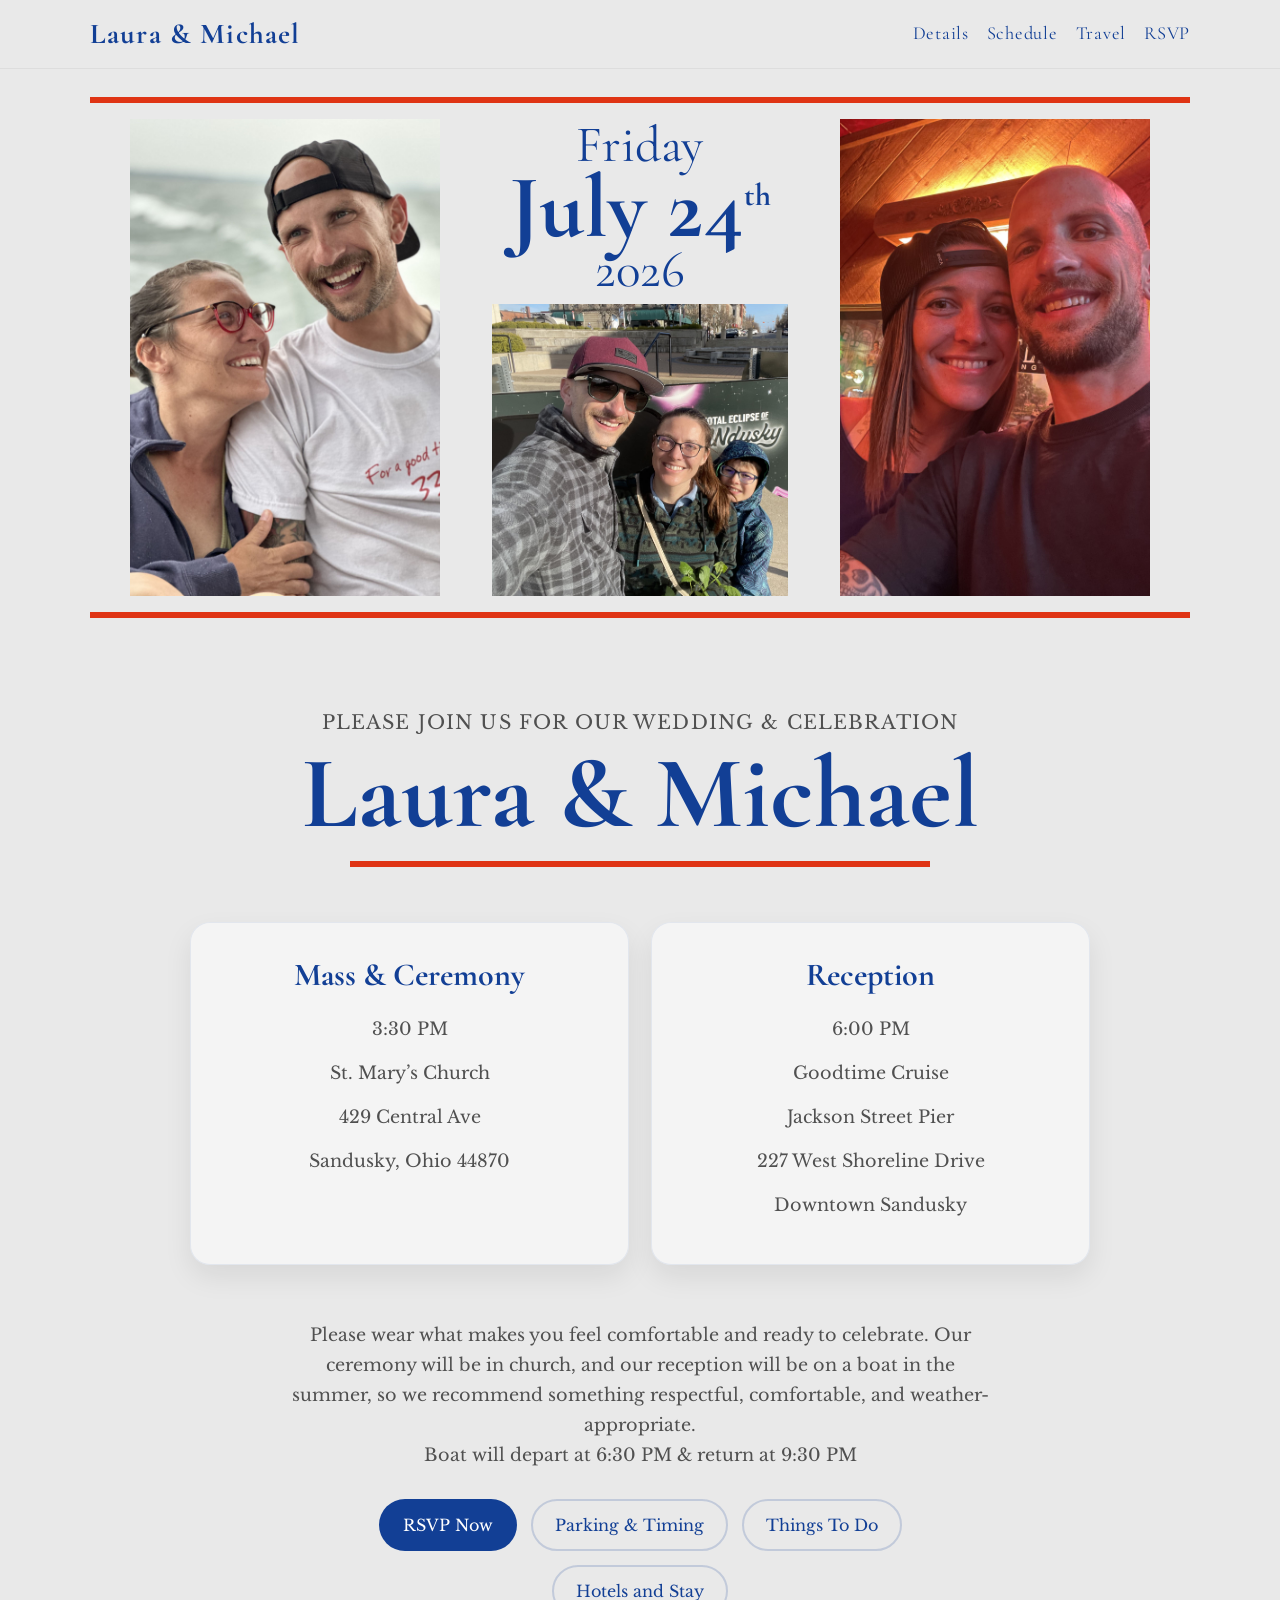
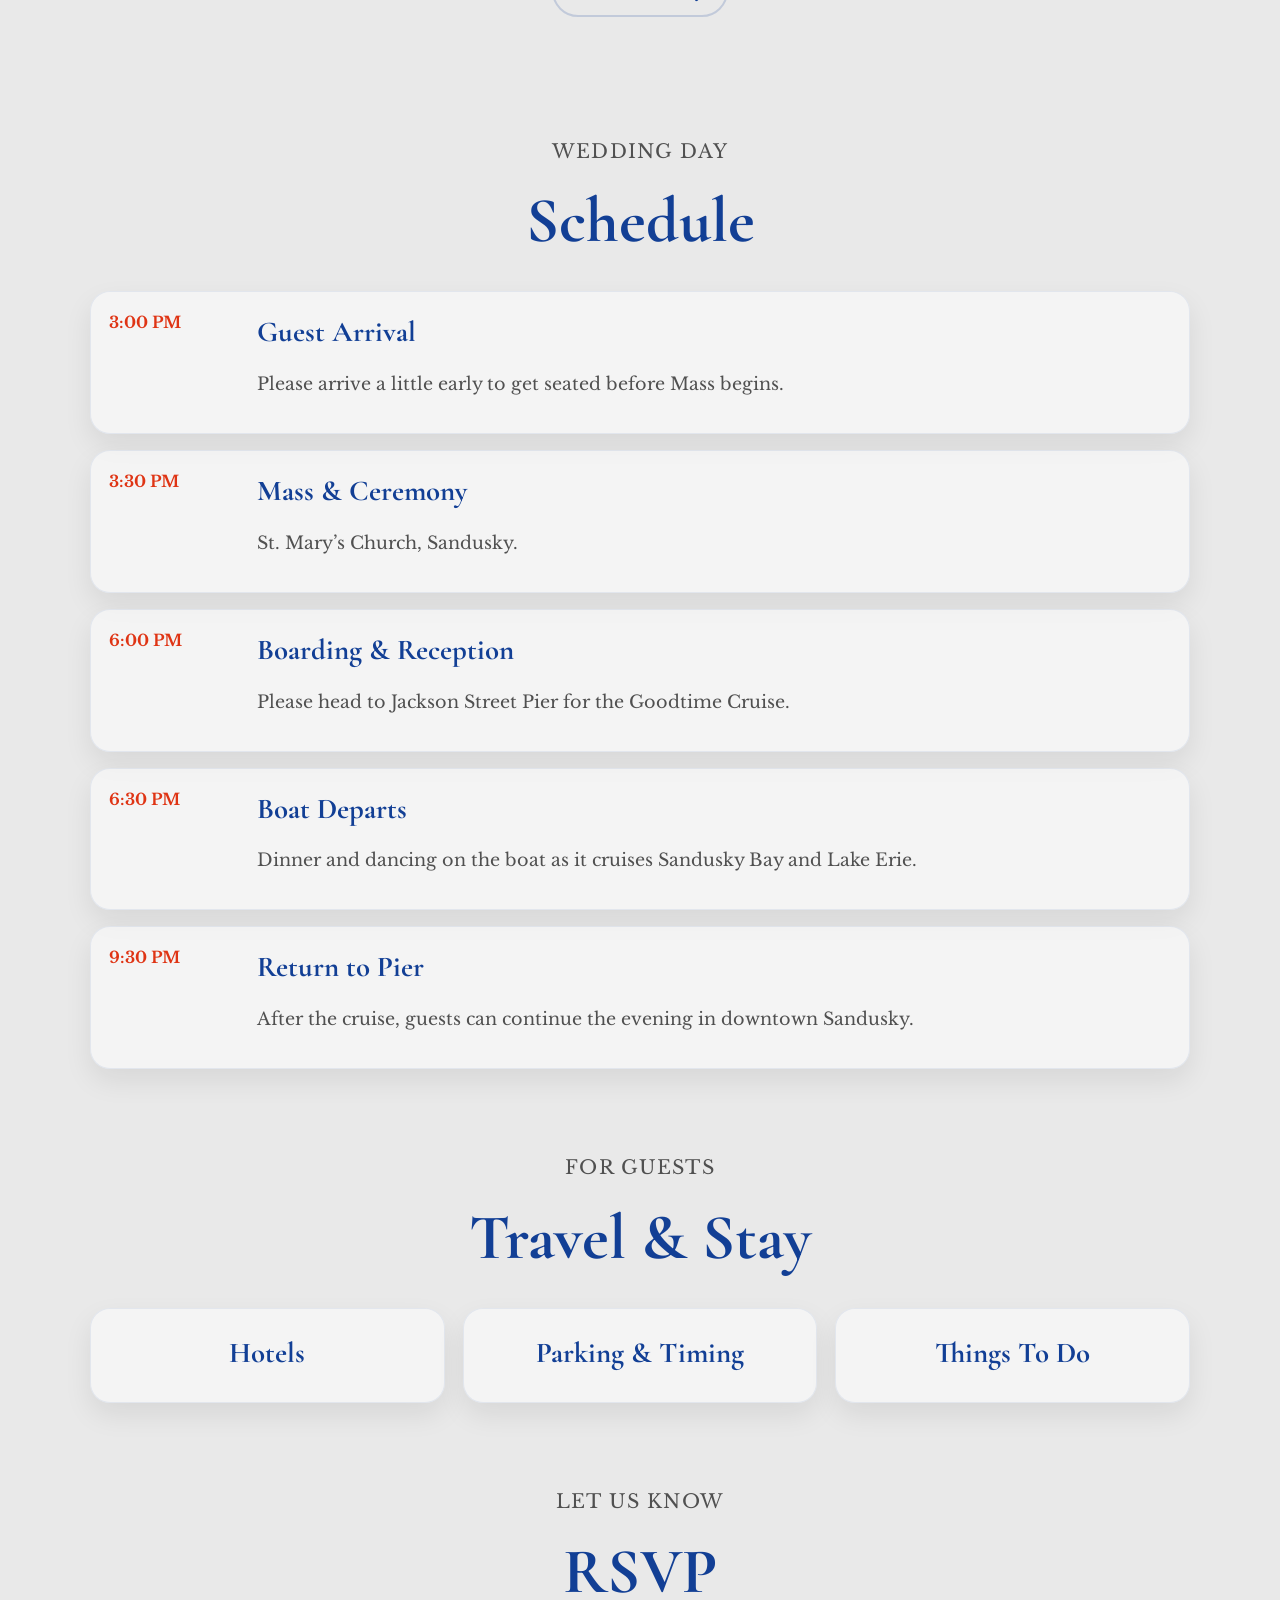
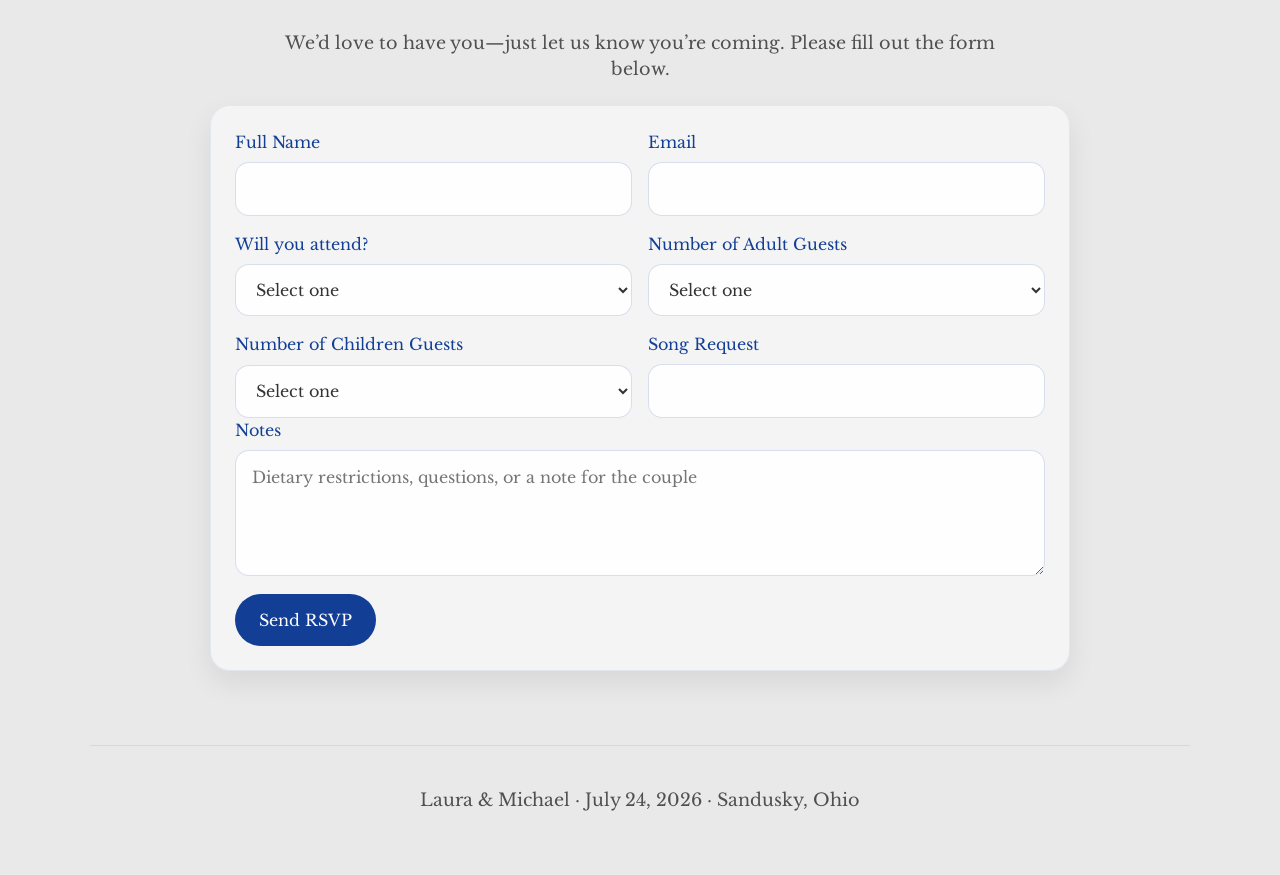
<file: index.html>
<!DOCTYPE html>
<html lang="en">
<head>
  <meta charset="UTF-8" />
  <meta name="viewport" content="width=device-width, initial-scale=1.0, viewport-fit=cover" />
  <title>Laura & Michael | Wedding Celebration</title>
  <meta name="description" content="Wedding details, travel info, and RSVP for Laura & Michael's wedding celebration." />
  <link rel="preconnect" href="https://fonts.googleapis.com">
  <link rel="preconnect" href="https://fonts.gstatic.com" crossorigin>
  <link href="https://fonts.googleapis.com/css2?family=Cormorant+Garamond:wght@400;500;600;700&family=Libre+Baskerville:wght@400;700&display=swap" rel="stylesheet">
  <link rel="stylesheet" href="style.css" />
</head>
<body>
  <header class="topbar">
    <div class="wrap topbar-inner">
      <a href="#home" class="brand">Laura &amp; Michael</a>
      <button class="menu-toggle" aria-expanded="false" aria-controls="mobileMenu">Menu</button>
      <nav class="nav desktop-nav" aria-label="Primary">
        <a href="#details">Details</a>
        <a href="#schedule">Schedule</a>
        <a href="#travel">Travel</a>
        <a href="#rsvp">RSVP</a>
      </nav>
    </div>
    <nav id="mobileMenu" class="nav mobile-nav" aria-label="Mobile">
      <a href="#details">Details</a>
      <a href="#schedule">Schedule</a>
      <a href="#travel">Travel</a>
      <a href="#rsvp">RSVP</a>
    </nav>
  </header>

  <main id="home">
    <section class="hero wrap">
      <div class="red-line"></div>
      <div class="hero-grid">
        <figure class="hero-photo tall">
          <img src="assets/smile.jpeg" alt="Couple portrait placeholder" />
        </figure>

        <div class="hero-center">
          <p class="hero-day">Friday</p>
          <h1 class="hero-date">July 24<span>th</span></h1>
          <p class="hero-year">2026</p>
          <figure class="hero-photo center-photo mobile-only-gap">
            <img src="assets/eclipse.jpeg" alt="Couple on a boat placeholder" />
          </figure>
        </div>

        <figure class="hero-photo tall">
          <img src="assets/first.jpeg" alt="Couple smiling placeholder" />
        </figure>
      </div>
      <div class="red-line"></div>
    </section>

    <section class="invite-block wrap">
      <p class="eyebrow">Please join us for our wedding &amp; celebration</p>
      <h2 class="couple-name">Laura &amp; Michael</h2>
      <div class="short-red-line"></div>

      <div class="details-columns" id="details">
        <article class="detail-card">
          <h3>Mass &amp; Ceremony</h3>
          <p>3:30 PM</p>
          <p>St. Mary’s Church</p>
          <p>429 Central Ave</p>
          <p>Sandusky, Ohio 44870</p>
        </article>

        <article class="detail-card">
          <h3>Reception</h3>
          <p>6:00 PM</p>
          <p>Goodtime Cruise</p>
          <p>Jackson Street Pier</p>
          <p>227 West Shoreline Drive</p>
          <p>Downtown Sandusky</p>
        </article>
      </div>

        <article class="dress-code-card">
       
        <p class="depart-note">
          Please wear what makes you feel comfortable and ready to celebrate.
          Our ceremony will be in church, and our reception will be on a boat in the summer,
          so we recommend something respectful, comfortable, and weather-appropriate.
        </p>
       

      <p class="depart-note">Boat will depart at 6:30 PM &amp; return at 9:30 PM</p>
      <div class="cta-row">
        <a class="btn primary" href="#rsvp">RSVP Now</a>
        <a class="btn secondary" href="parking-and-timing.html">Parking & Timing</a>
        <a class="btn secondary" href="things-to-do.html">Things To Do</a>
        <a class="btn secondary" href="hotels-accommodations.html">Hotels and Stay</a>
      </div>
    </section>

    <section class="section wrap" id="schedule">
      <div class="section-head">
        <p class="eyebrow">Wedding Day</p>
        <h2>Schedule</h2>
      </div>
      <div class="timeline">
        <div class="timeline-item">
          <div class="time">3:00 PM</div>
          <div class="content">
            <h3>Guest Arrival</h3>
            <p>Please arrive a little early to get seated before Mass begins.</p>
          </div>
        </div>
        <div class="timeline-item">
          <div class="time">3:30 PM</div>
          <div class="content">
            <h3>Mass &amp; Ceremony</h3>
            <p>St. Mary’s Church, Sandusky.</p>
          </div>
        </div>
        <div class="timeline-item">
          <div class="time">6:00 PM</div>
          <div class="content">
            <h3>Boarding &amp; Reception</h3>
            <p>Please head to Jackson Street Pier for the Goodtime Cruise.</p>
          </div>
        </div>
        <div class="timeline-item">
          <div class="time">6:30 PM</div>
          <div class="content">
            <h3>Boat Departs</h3>
            <p>Dinner and dancing on the boat as it cruises Sandusky Bay and Lake Erie.</p>
          </div>
        </div>
        <div class="timeline-item">
          <div class="time">9:30 PM</div>
          <div class="content">
            <h3>Return to Pier</h3>
            <p>After the cruise, guests can continue the evening in downtown Sandusky.</p>
          </div>
        </div>
      </div>
    </section>

    <section class="section wrap" id="travel">
      <div class="section-head">
        <p class="eyebrow">For Guests</p>
        <h2>Travel &amp; Stay</h2>
      </div>
      <div class="travel-grid">
        <a href="hotels-accommodations.html" class="card-link">
        <article class="info-card">
          <h3 style="text-align: center;">Hotels</h3>
          
        </article>
        </a>
        <a href="parking-and-timing.html" class="card-link">
        <article class="info-card" style="text-align: center;">
          <h3>Parking &amp; Timing</h3>
          
        </article>
        </a>
       <a href="things-to-do.html" class="card-link">
         <article class="info-card" style="text-align: center;">
           <h3>Things To Do</h3>
          
         </article>
       </a>
      </div>
    </section>

    <section class="section wrap" id="rsvp">
      <div class="section-head">
        <p class="eyebrow">Let Us Know</p>
        <h2>RSVP</h2>
        <p class="section-copy">We’d love to have you—just let us know you’re coming. Please fill out the form below.</p>
      </div>

      <form id="rsvpForm" class="rsvp-form">
        <div class="form-grid">
          <label>
            Full Name
            <input type="text" name="fullName" required />
          </label>

          <label>
            Email
            <input type="email" name="email" required />
          </label>

          <label>
            Will you attend?
            <select name="attendance" required>
              <option value="">Select one</option>
              <option value="Yes">Joyfully accepts</option>
              <option value="No">Regretfully declines</option>
            </select>
          </label>

          <label>
            Number of Adult Guests
            <select name="guestCount" required>
              <option value="">Select one</option>
              <option value="1">1</option>
              <option value="2">2</option>
              <option value="3">3</option>
              <option value="4">4</option>
            </select>
          </label>

          <label>
            Number of Children Guests
            <select name="guestCountChild">
              <option value="">Select one</option>
              <option value="0">0</option>
              <option value="1">1</option>
              <option value="2">2</option>
              <option value="3">3</option>
              <option value="4">4</option>
            </select>
          </label>

          <label>
            Song Request
            <input type="text" name="songRequest" />
          </label>
        </div>

        <label>
          Notes
          <textarea name="notes" rows="4" placeholder="Dietary restrictions, questions, or a note for the couple"></textarea>
        </label>

        <div class="form-actions">
          <button type="submit" class="btn primary">Send RSVP</button>
          <p id="formStatus" class="form-status" aria-live="polite"></p>
        </div>
      </form>
    </section>
  </main>

  <footer class="footer">
    <div class="wrap footer-inner">
      <p>Laura &amp; Michael · July 24, 2026 · Sandusky, Ohio</p>
      <p class="tiny"></p>
    </div>
  </footer>

  <script>
    window.RSVP_SCRIPT_URL = 'https://script.google.com/macros/s/AKfycbwhN6H_ygTVQNmCnjzAKOBobSBve5Ax1VGTdCrNxM1oUUIgHX6aSYMpY9sPnYg9Fr9J/exec';
  </script>
  <script src="script.js"></script>
</body>
</html>
</file>
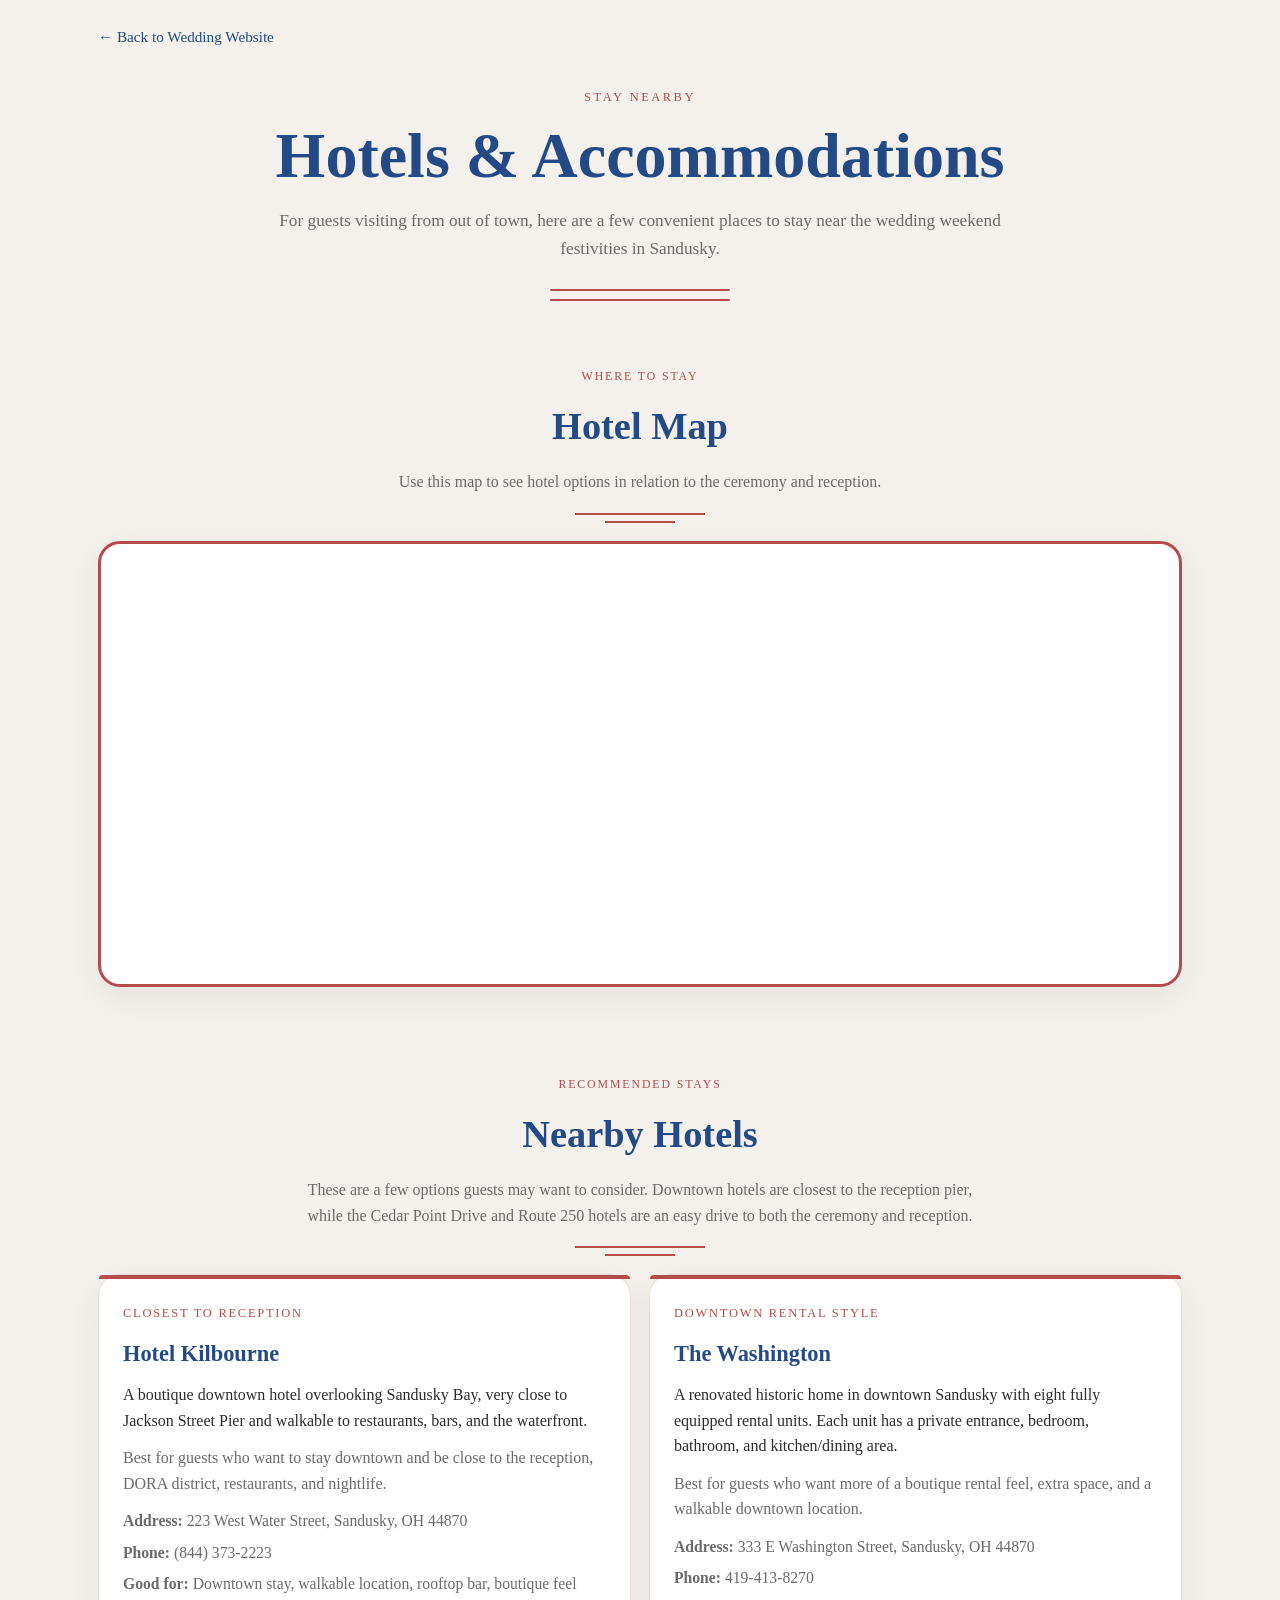
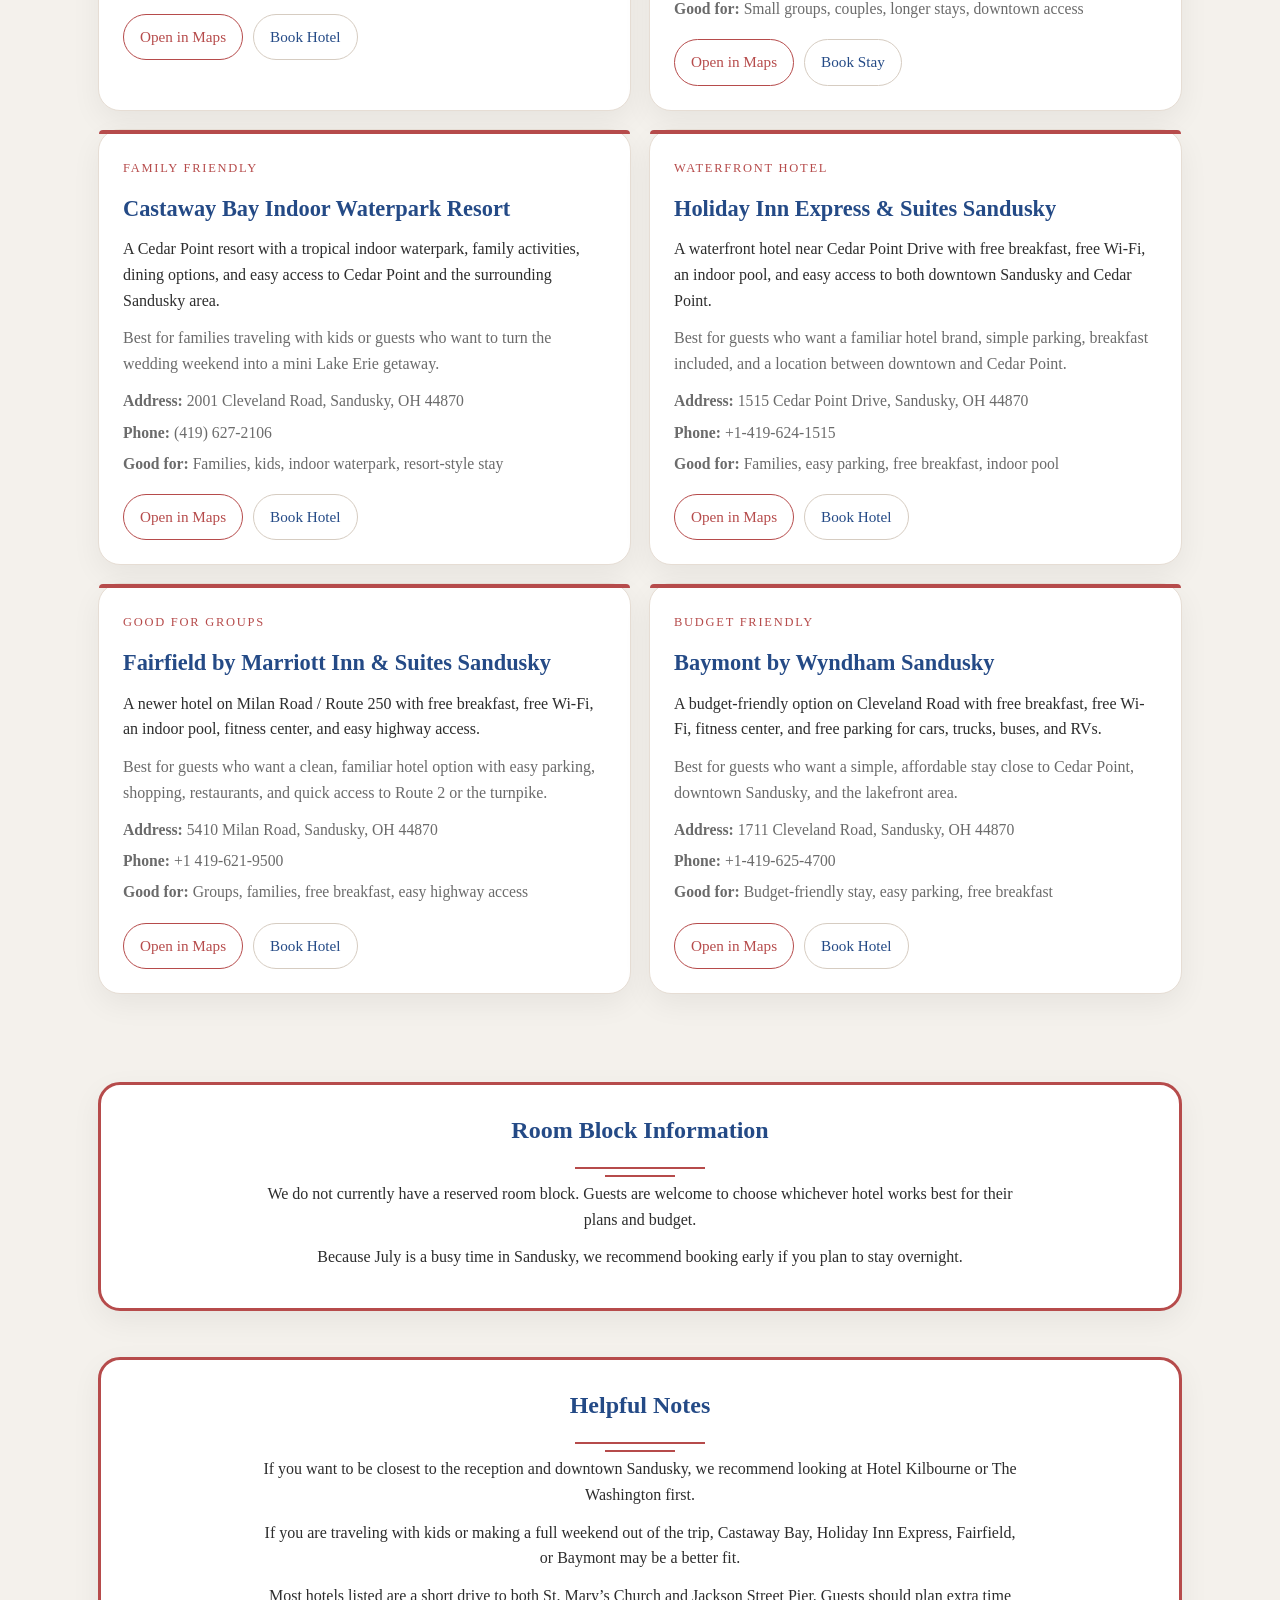
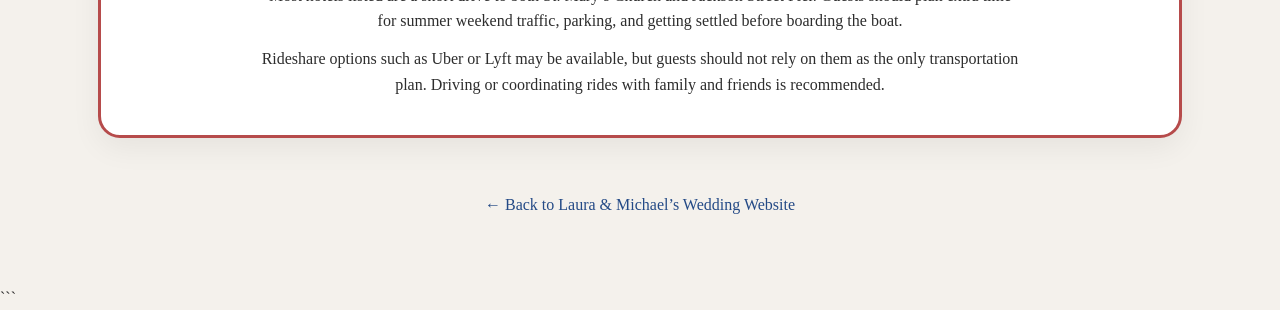
<file: hotels-accommodations.html>
<!DOCTYPE html>
<html lang="en">
<head>
  <meta charset="UTF-8" />
  <meta name="viewport" content="width=device-width, initial-scale=1.0" />
  <title>Hotels & Accommodations | Laura & Michael</title>
  <link rel="stylesheet" href="style.css" />
  <style>
    :root {
      --blue: #244a86;
      --red: #b64b4b;
      --text: #2d2d2d;
      --muted: #6b6b6b;
      --bg: #f4f1ec;
      --card: #ffffff;
      --shadow: 0 10px 30px rgba(0,0,0,0.06);
    }

    * { box-sizing: border-box; }

    html { scroll-behavior: smooth; }

    body {
      margin: 0;
      font-family: Georgia, "Times New Roman", serif;
      color: var(--text);
      background: var(--bg);
      line-height: 1.6;
    }

    a {
      color: inherit;
      text-decoration: none;
    }

    .page-wrap {
      max-width: 1120px;
      margin: 0 auto;
      padding: 24px 18px 64px;
    }

    .top-link {
      display: inline-flex;
      align-items: center;
      gap: 8px;
      font-size: 0.95rem;
      color: var(--blue);
      margin-bottom: 20px;
      border-bottom: 1px solid transparent;
    }

    .top-link:hover {
      border-color: var(--blue);
    }

    .hero {
      text-align: center;
      padding: 18px 0 20px;
    }

    .hero-kicker {
      text-transform: uppercase;
      letter-spacing: 0.2em;
      font-size: 0.78rem;
      color: var(--red);
      margin-bottom: 14px;
    }

    .hero h1 {
      margin: 0;
      color: var(--blue);
      font-size: clamp(2.2rem, 5vw, 4.2rem);
      font-weight: 600;
      line-height: 1.05;
    }

    .hero-sub {
      max-width: 760px;
      margin: 18px auto 0;
      font-size: 1.08rem;
      color: var(--muted);
    }

    .red-lines {
      width: 180px;
      margin: 26px auto 0;
      display: flex;
      flex-direction: column;
      gap: 8px;
    }

    .red-lines span {
      display: block;
      height: 2px;
      background: var(--red);
      border-radius: 999px;
    }

    .map-section,
    .section {
      margin-top: 46px;
    }

    .section-header {
      text-align: center;
      margin-bottom: 26px;
    }

    .section-header .eyebrow {
      text-transform: uppercase;
      letter-spacing: 0.16em;
      font-size: 0.74rem;
      color: var(--red);
      margin-bottom: 10px;
    }

    .section-header h2 {
      margin: 0;
      color: var(--blue);
      font-size: clamp(1.7rem, 3vw, 2.5rem);
      font-weight: 600;
    }

    .section-header p {
      max-width: 680px;
      margin: 12px auto 0;
      color: var(--muted);
    }

    .divider {
      width: 130px;
      height: 2px;
      background: var(--red);
      margin: 18px auto 0;
      position: relative;
    }

    .divider::after {
      content: "";
      width: 70px;
      height: 2px;
      background: var(--red);
      position: absolute;
      left: 50%;
      transform: translateX(-50%);
      top: 8px;
    }

    .map-frame {
      border: 3px solid var(--red);
      border-radius: 22px;
      overflow: hidden;
      background: #fff;
      box-shadow: var(--shadow);
    }

    .map-frame iframe {
      display: block;
      width: 100%;
      height: 440px;
      border: 0;
    }

    .grid {
      display: grid;
      grid-template-columns: repeat(12, 1fr);
      gap: 18px;
    }

    .card {
      grid-column: span 6;
      background: var(--card);
      border: 1px solid #e6ddd4;
      border-radius: 22px;
      padding: 24px;
      box-shadow: var(--shadow);
      position: relative;
    }

    .card::before {
      content: "";
      position: absolute;
      top: 0;
      left: 0;
      right: 0;
      height: 4px;
      background: var(--red);
      border-radius: 22px 22px 0 0;
    }

    .tag {
      display: inline-block;
      margin-bottom: 12px;
      font-size: 0.78rem;
      letter-spacing: 0.14em;
      text-transform: uppercase;
      color: var(--red);
    }

    .card h3 {
      margin: 0 0 10px;
      color: var(--blue);
      font-size: 1.4rem;
      font-weight: 600;
    }

    .card p {
      margin: 0 0 12px;
    }

    .muted {
      color: var(--muted);
    }

    .hotel-meta {
      margin: 12px 0 0;
      padding: 0;
      list-style: none;
      color: var(--muted);
      font-size: 0.98rem;
    }

    .hotel-meta li {
      margin-bottom: 6px;
    }

    .card-actions {
      display: flex;
      flex-wrap: wrap;
      gap: 10px;
      margin-top: 18px;
    }

    .btn {
      display: inline-flex;
      align-items: center;
      justify-content: center;
      min-height: 42px;
      padding: 10px 16px;
      border-radius: 999px;
      border: 1px solid var(--red);
      color: var(--red);
      background: transparent;
      font-size: 0.95rem;
      transition: 0.2s ease;
    }

    .btn:hover {
      background: var(--red);
      color: #fff;
    }

    .btn-secondary {
      border-color: #d6ccc1;
      color: var(--blue);
    }

    .btn-secondary:hover {
      background: var(--blue);
      border-color: var(--blue);
      color: #fff;
    }

    .note-box {
      margin-top: 46px;
      background: #fff;
      border: 3px solid var(--red);
      border-radius: 22px;
      padding: 26px;
      box-shadow: var(--shadow);
      text-align: center;
    }

    .note-box h2 {
      margin: 0 0 10px;
      color: var(--blue);
    }

    .note-box p {
      max-width: 760px;
      margin: 12px auto;
      color: var(--text);
    }

    .footer-nav {
      text-align: center;
      margin-top: 54px;
    }

    .footer-nav a {
      display: inline-block;
      color: var(--blue);
      border-bottom: 1px solid transparent;
      padding-bottom: 2px;
    }

    .footer-nav a:hover {
      border-color: var(--blue);
    }

    @media (max-width: 900px) {
      .card {
        grid-column: span 12;
      }
    }

    @media (max-width: 640px) {
      .page-wrap {
        padding: 18px 14px 48px;
      }

      .hero-sub {
        font-size: 1rem;
      }

      .map-frame iframe {
        height: 360px;
      }

      .card {
        padding: 20px 16px;
      }

      .btn {
        width: 100%;
      }
    }
  </style>
</head>
<body>
  <div class="page-wrap">
    <a class="top-link" href="index.html">← Back to Wedding Website</a>

    <section class="hero">
      <div class="hero-kicker">Stay Nearby</div>
      <h1>Hotels & Accommodations</h1>
      <p class="hero-sub">
        For guests visiting from out of town, here are a few convenient places to stay
        near the wedding weekend festivities in Sandusky.
      </p>
      <div class="red-lines">
        <span></span>
        <span></span>
      </div>
    </section>

    <section class="map-section">
      <div class="section-header">
        <div class="eyebrow">Where To Stay</div>
        <h2>Hotel Map</h2>
        <p>Use this map to see hotel options in relation to the ceremony and reception.</p>
        <div class="divider"></div>
      </div>

      <div class="map-frame">
        <iframe
          src="https://www.google.com/maps/d/embed?mid=1yN5LFDvLYBPv7yYqOldB4d21YFtmmUc&hl=en&ehbc=2E312F"
          loading="lazy"
          allowfullscreen="">
        </iframe>
      </div>
    </section>

    <section class="section">
      <div class="section-header">
        <div class="eyebrow">Recommended Stays</div>
        <h2>Nearby Hotels</h2>
        <p>
          These are a few options guests may want to consider. Downtown hotels are closest
          to the reception pier, while the Cedar Point Drive and Route 250 hotels are an easy
          drive to both the ceremony and reception.
        </p>
        <div class="divider"></div>
      </div>

      <div class="grid">

        <article class="card">
          <span class="tag">Closest To Reception</span>
          <h3>Hotel Kilbourne</h3>
          <p>
            A boutique downtown hotel overlooking Sandusky Bay, very close to Jackson Street Pier
            and walkable to restaurants, bars, and the waterfront.
          </p>
          <p class="muted">
            Best for guests who want to stay downtown and be close to the reception, DORA district,
            restaurants, and nightlife.
          </p>
          <ul class="hotel-meta">
            <li><strong>Address:</strong> 223 West Water Street, Sandusky, OH 44870</li>
            <li><strong>Phone:</strong> (844) 373-2223</li>
            <li><strong>Good for:</strong> Downtown stay, walkable location, rooftop bar, boutique feel</li>
          </ul>
          <div class="card-actions">
            <a class="btn" href="https://www.google.com/maps/search/?api=1&query=Hotel+Kilbourne+223+West+Water+Street+Sandusky+OH+44870" target="_blank" rel="noopener">Open in Maps</a>
            <a class="btn btn-secondary" href="https://hotelkilbourne.com/" target="_blank" rel="noopener">Book Hotel</a>
          </div>
        </article>

        <article class="card">
          <span class="tag">Downtown Rental Style</span>
          <h3>The Washington</h3>
          <p>
            A renovated historic home in downtown Sandusky with eight fully equipped rental units.
            Each unit has a private entrance, bedroom, bathroom, and kitchen/dining area.
          </p>
          <p class="muted">
            Best for guests who want more of a boutique rental feel, extra space, and a walkable
            downtown location.
          </p>
          <ul class="hotel-meta">
            <li><strong>Address:</strong> 333 E Washington Street, Sandusky, OH 44870</li>
            <li><strong>Phone:</strong> 419-413-8270</li>
            <li><strong>Good for:</strong> Small groups, couples, longer stays, downtown access</li>
          </ul>
          <div class="card-actions">
            <a class="btn" href="https://www.google.com/maps/search/?api=1&query=The+Washington+333+E+Washington+Street+Sandusky+OH+44870" target="_blank" rel="noopener">Open in Maps</a>
            <a class="btn btn-secondary" href="https://www.thewashington333.com/" target="_blank" rel="noopener">Book Stay</a>
          </div>
        </article>

        <article class="card">
          <span class="tag">Family Friendly</span>
          <h3>Castaway Bay Indoor Waterpark Resort</h3>
          <p>
            A Cedar Point resort with a tropical indoor waterpark, family activities, dining options,
            and easy access to Cedar Point and the surrounding Sandusky area.
          </p>
          <p class="muted">
            Best for families traveling with kids or guests who want to turn the wedding weekend
            into a mini Lake Erie getaway.
          </p>
          <ul class="hotel-meta">
            <li><strong>Address:</strong> 2001 Cleveland Road, Sandusky, OH 44870</li>
            <li><strong>Phone:</strong> (419) 627-2106</li>
            <li><strong>Good for:</strong> Families, kids, indoor waterpark, resort-style stay</li>
          </ul>
          <div class="card-actions">
            <a class="btn" href="https://www.google.com/maps/search/?api=1&query=Castaway+Bay+2001+Cleveland+Road+Sandusky+OH+44870" target="_blank" rel="noopener">Open in Maps</a>
            <a class="btn btn-secondary" href="https://www.sixflags.com/castawaybay" target="_blank" rel="noopener">Book Hotel</a>
          </div>
        </article>

        <article class="card">
          <span class="tag">Waterfront Hotel</span>
          <h3>Holiday Inn Express & Suites Sandusky</h3>
          <p>
            A waterfront hotel near Cedar Point Drive with free breakfast, free Wi-Fi,
            an indoor pool, and easy access to both downtown Sandusky and Cedar Point.
          </p>
          <p class="muted">
            Best for guests who want a familiar hotel brand, simple parking, breakfast included,
            and a location between downtown and Cedar Point.
          </p>
          <ul class="hotel-meta">
            <li><strong>Address:</strong> 1515 Cedar Point Drive, Sandusky, OH 44870</li>
            <li><strong>Phone:</strong> +1-419-624-1515</li>
            <li><strong>Good for:</strong> Families, easy parking, free breakfast, indoor pool</li>
          </ul>
          <div class="card-actions">
            <a class="btn" href="https://www.google.com/maps/search/?api=1&query=Holiday+Inn+Express+Suites+Sandusky+1515+Cedar+Point+Drive+Sandusky+OH+44870" target="_blank" rel="noopener">Open in Maps</a>
            <a class="btn btn-secondary" href="https://www.ihg.com/holidayinnexpress/hotels/us/en/sandusky/skyes/hoteldetail" target="_blank" rel="noopener">Book Hotel</a>
          </div>
        </article>

        <article class="card">
          <span class="tag">Good For Groups</span>
          <h3>Fairfield by Marriott Inn & Suites Sandusky</h3>
          <p>
            A newer hotel on Milan Road / Route 250 with free breakfast, free Wi-Fi,
            an indoor pool, fitness center, and easy highway access.
          </p>
          <p class="muted">
            Best for guests who want a clean, familiar hotel option with easy parking,
            shopping, restaurants, and quick access to Route 2 or the turnpike.
          </p>
          <ul class="hotel-meta">
            <li><strong>Address:</strong> 5410 Milan Road, Sandusky, OH 44870</li>
            <li><strong>Phone:</strong> +1 419-621-9500</li>
            <li><strong>Good for:</strong> Groups, families, free breakfast, easy highway access</li>
          </ul>
          <div class="card-actions">
            <a class="btn" href="https://www.google.com/maps/search/?api=1&query=Fairfield+by+Marriott+Inn+Suites+Sandusky+5410+Milan+Road+Sandusky+OH+44870" target="_blank" rel="noopener">Open in Maps</a>
            <a class="btn btn-secondary" href="https://www.marriott.com/en-us/hotels/clegv-fairfield-inn-and-suites-sandusky/overview/" target="_blank" rel="noopener">Book Hotel</a>
          </div>
        </article>

        <article class="card">
          <span class="tag">Budget Friendly</span>
          <h3>Baymont by Wyndham Sandusky</h3>
          <p>
            A budget-friendly option on Cleveland Road with free breakfast, free Wi-Fi,
            fitness center, and free parking for cars, trucks, buses, and RVs.
          </p>
          <p class="muted">
            Best for guests who want a simple, affordable stay close to Cedar Point,
            downtown Sandusky, and the lakefront area.
          </p>
          <ul class="hotel-meta">
            <li><strong>Address:</strong> 1711 Cleveland Road, Sandusky, OH 44870</li>
            <li><strong>Phone:</strong> +1-419-625-4700</li>
            <li><strong>Good for:</strong> Budget-friendly stay, easy parking, free breakfast</li>
          </ul>
          <div class="card-actions">
            <a class="btn" href="https://www.google.com/maps/search/?api=1&query=Baymont+by+Wyndham+Sandusky+1711+Cleveland+Road+Sandusky+OH+44870" target="_blank" rel="noopener">Open in Maps</a>
            <a class="btn btn-secondary" href="https://www.wyndhamhotels.com/baymont/sandusky-ohio/baymont-inn-and-suites-sandusky/overview" target="_blank" rel="noopener">Book Hotel</a>
          </div>
        </article>

      </div>
    </section>

    <section class="note-box">
      <h2>Room Block Information</h2>
      <div class="divider"></div>
      <p>
        We do not currently have a reserved room block. Guests are welcome to choose
        whichever hotel works best for their plans and budget.
      </p>
      <p>
        Because July is a busy time in Sandusky, we recommend booking early if you
        plan to stay overnight.
      </p>
    </section>

    <section class="note-box">
      <h2>Helpful Notes</h2>
      <div class="divider"></div>
      <p>
        If you want to be closest to the reception and downtown Sandusky, we recommend
        looking at Hotel Kilbourne or The Washington first.
      </p>
      <p>
        If you are traveling with kids or making a full weekend out of the trip,
        Castaway Bay, Holiday Inn Express, Fairfield, or Baymont may be a better fit.
      </p>
      <p>
        Most hotels listed are a short drive to both St. Mary’s Church and Jackson Street Pier.
        Guests should plan extra time for summer weekend traffic, parking, and getting settled
        before boarding the boat.
      </p>
      <p>
        Rideshare options such as Uber or Lyft may be available, but guests should not rely on
        them as the only transportation plan. Driving or coordinating rides with family and friends
        is recommended.
      </p>
    </section>

    <div class="footer-nav">
      <a href="index.html">← Back to Laura & Michael’s Wedding Website</a>
    </div>
  </div>
</body>
</html>
```
</file>
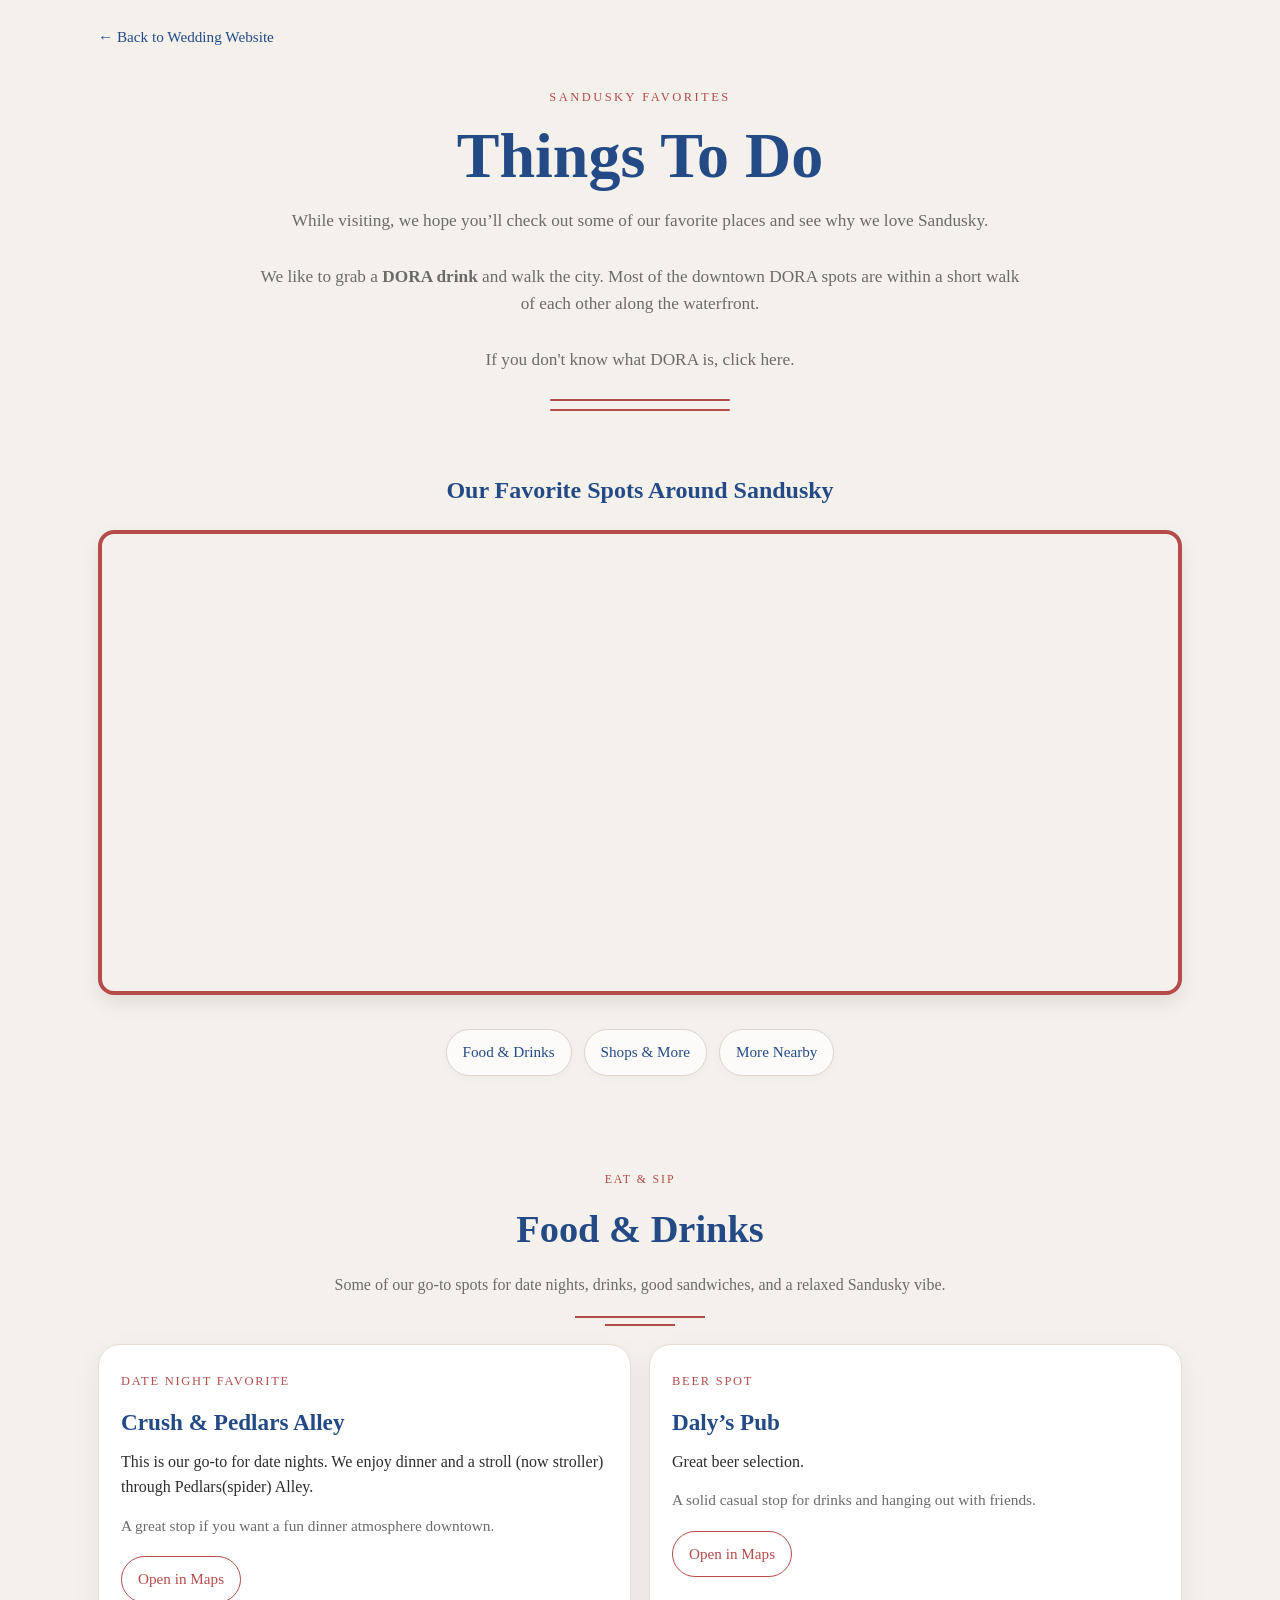
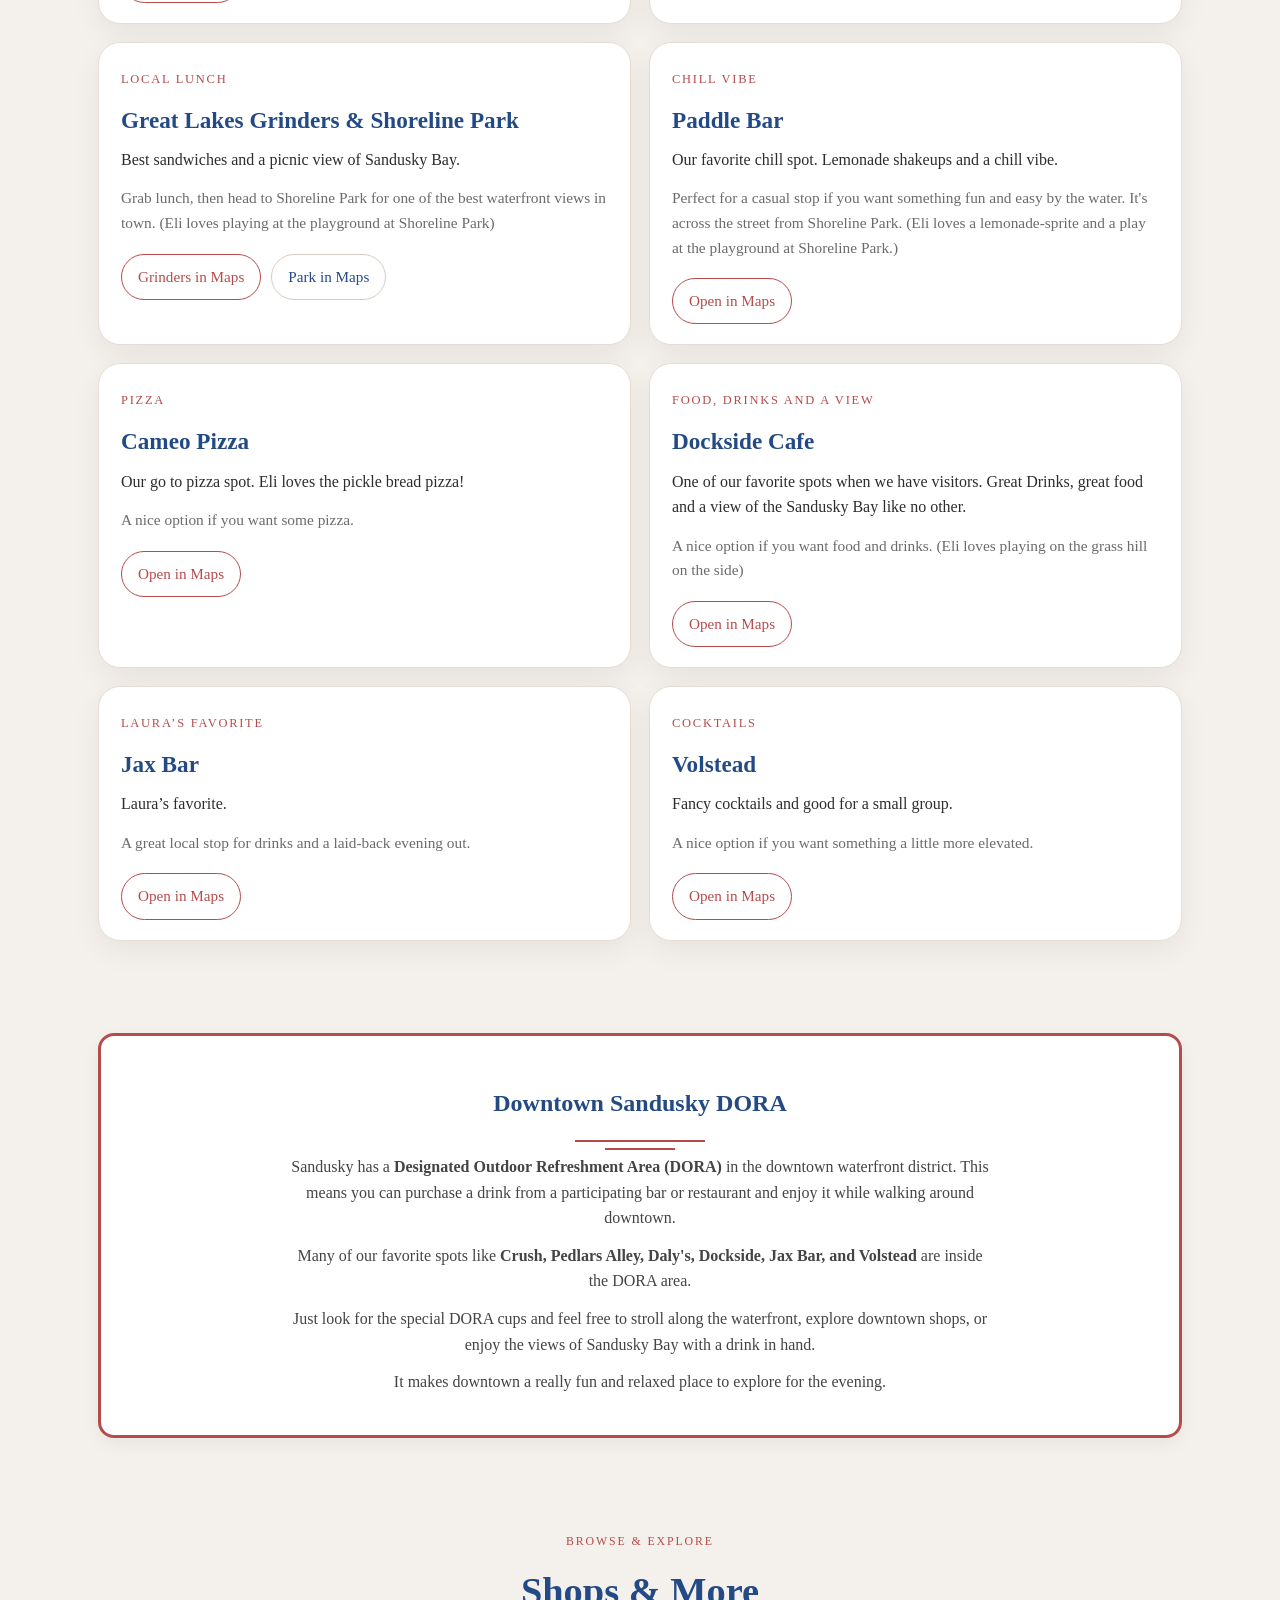
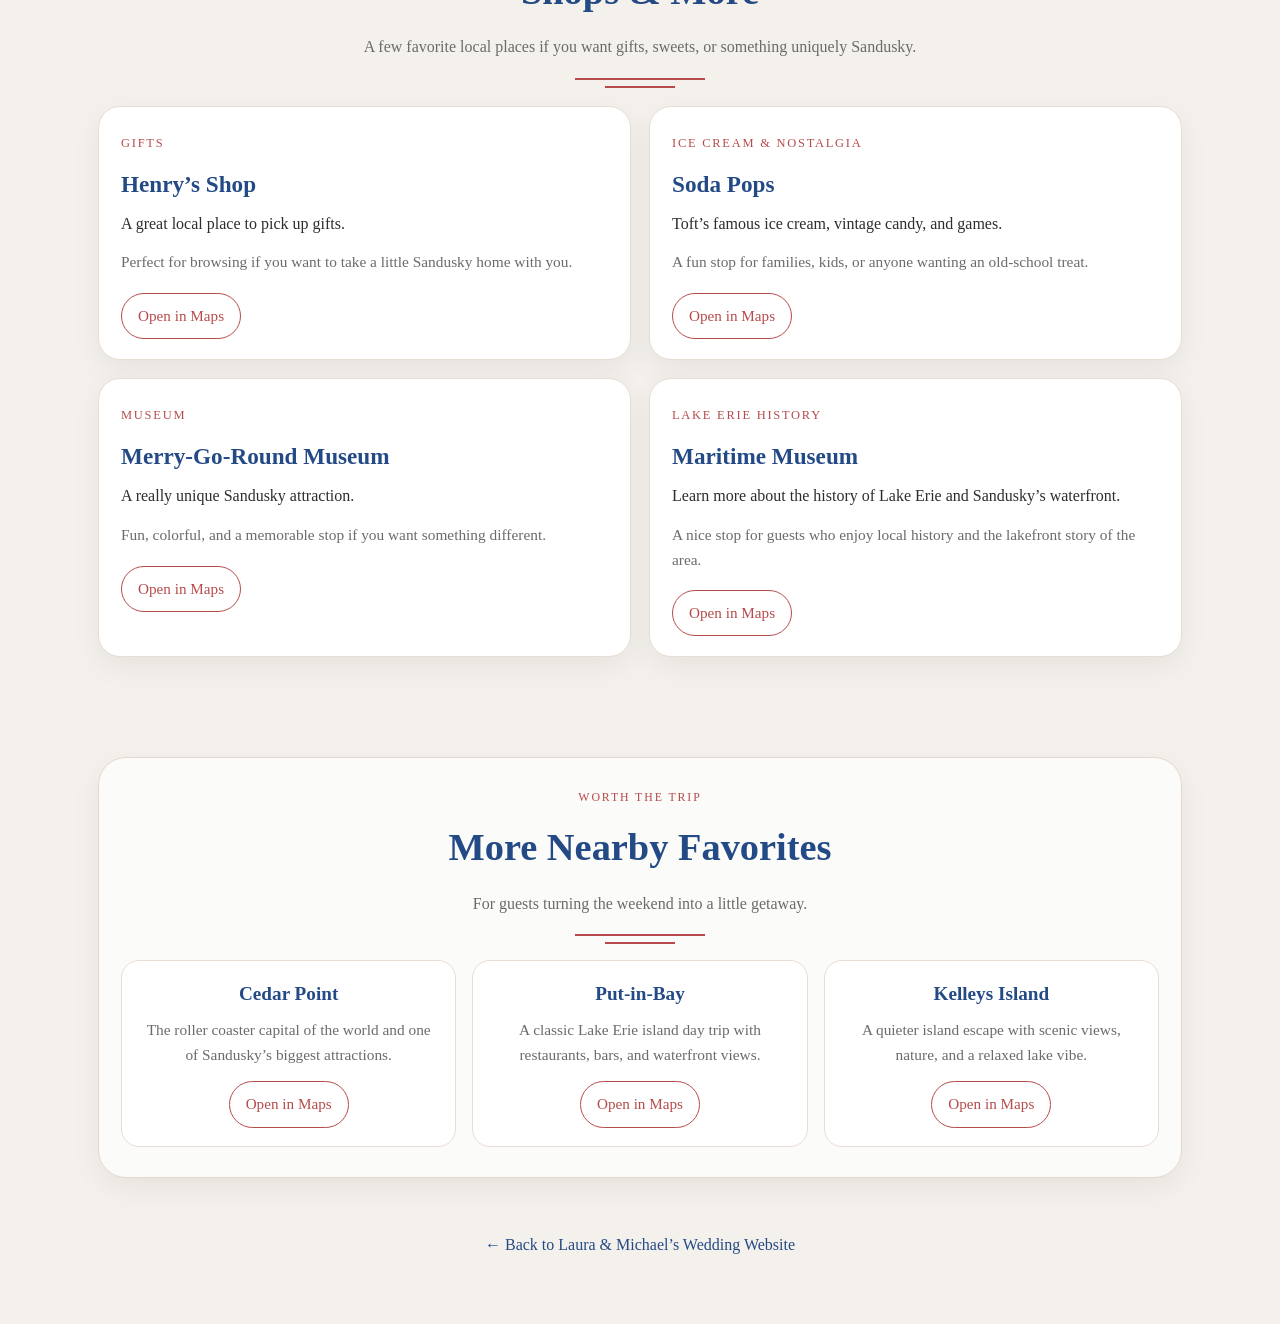
<file: things-to-do.html>
<!DOCTYPE html>
<html lang="en">
<head>
  <meta charset="UTF-8" />
  <meta name="viewport" content="width=device-width, initial-scale=1.0" />
  <title>Things To Do | Laura & Michael</title>
  <link rel="stylesheet" href="style.css" />

  <style>
	:root {
	  --blue: #244a86;
	  --red: #b64b4b;
	  --text: #2d2d2d;
	  --muted: #6b6b6b;
	  --bg: #f4f1ec;
	  --card: #ffffff;
	  --line: #d8cfc5;
	  --shadow: 0 10px 30px rgba(0,0,0,0.06);
	}

	* {
	  box-sizing: border-box;
	}

	body {
	  margin: 0;
	  font-family: Georgia, "Times New Roman", serif;
	  color: var(--text);
	  background: var(--bg);
	  line-height: 1.6;
	}

	a {
	  color: inherit;
	  text-decoration: none;
	}

	.page-wrap {
	  max-width: 1120px;
	  margin: 0 auto;
	  padding: 24px 18px 64px;
	}

	.top-link {
	  display: inline-flex;
	  align-items: center;
	  gap: 8px;
	  font-size: 0.95rem;
	  color: var(--blue);
	  margin-bottom: 20px;
	  border-bottom: 1px solid transparent;
	}

	.top-link:hover {
	  border-color: var(--blue);
	}

	.hero {
	  text-align: center;
	  padding: 18px 0 20px;
	}

	.hero-kicker {
	  text-transform: uppercase;
	  letter-spacing: 0.2em;
	  font-size: 0.78rem;
	  color: var(--red);
	  margin-bottom: 14px;
	}

	.hero h1 {
	  margin: 0;
	  color: var(--blue);
	  font-size: clamp(2.2rem, 5vw, 4.2rem);
	  font-weight: 600;
	  line-height: 1.05;
	}

	.hero-sub {
	  max-width: 760px;
	  margin: 18px auto 0;
	  font-size: 1.08rem;
	  color: var(--muted);
	}

	.red-lines {
	  width: 180px;
	  margin: 26px auto 0;
	  display: flex;
	  flex-direction: column;
	  gap: 8px;
	}

	.red-lines span {
	  display: block;
	  height: 2px;
	  background: var(--red);
	  border-radius: 999px;
	}

	.quick-nav {
	  display: flex;
	  justify-content: center;
	  flex-wrap: wrap;
	  gap: 12px;
	  margin: 34px 0 18px;
	}

	.quick-nav a {
	  background: rgba(255,255,255,0.75);
	  border: 1px solid #ddd3c9;
	  padding: 10px 16px;
	  border-radius: 999px;
	  font-size: 0.95rem;
	  color: var(--blue);
	  box-shadow: 0 2px 8px rgba(0,0,0,0.03);
	}

	.quick-nav a:hover {
	  border-color: var(--red);
	  color: var(--red);
	}

	.section {
	  margin-top: 52px;
	}

	.section-header {
	  text-align: center;
	  margin-bottom: 26px;
	}

	.section-header .eyebrow {
	  text-transform: uppercase;
	  letter-spacing: 0.16em;
	  font-size: 0.74rem;
	  color: var(--red);
	  margin-bottom: 10px;
	}

	.section-header h2 {
	  margin: 0;
	  color: var(--blue);
	  font-size: clamp(1.7rem, 3vw, 2.5rem);
	  font-weight: 600;
	}

	.section-header p {
	  max-width: 680px;
	  margin: 12px auto 0;
	  color: var(--muted);
	}

	.divider {
	  width: 130px;
	  height: 2px;
	  background: var(--red);
	  margin: 18px auto 0;
	  position: relative;
	}

	.divider::after {
	  content: "";
	  width: 70px;
	  height: 2px;
	  background: var(--red);
	  position: absolute;
	  left: 50%;
	  transform: translateX(-50%);
	  top: 8px;
	}

	.grid {
	  display: grid;
	  grid-template-columns: repeat(12, 1fr);
	  gap: 18px;
	}

	.card {
	  grid-column: span 6;
	  background: var(--card);
	  border: 1px solid #e6ddd4;
	  border-radius: 22px;
	  overflow: hidden;
	  box-shadow: var(--shadow);
	  display: flex;
	  flex-direction: column;
	}

	.card-image {
	  height: 210px;
	  background-size: cover;
	  background-position: center;
	  background-color: #ddd;
	}

	.card-body {
	  padding: 22px 22px 20px;
	}

	.card h3 {
	  margin: 0 0 8px;
	  color: var(--blue);
	  font-size: 1.45rem;
	  font-weight: 600;
	}

	.card .tag {
	  display: inline-block;
	  margin-bottom: 12px;
	  font-size: 0.78rem;
	  letter-spacing: 0.14em;
	  text-transform: uppercase;
	  color: var(--red);
	}

	.card p {
	  margin: 0 0 14px;
	  color: var(--text);
	}

	.card .note {
	  color: var(--muted);
	  font-size: 0.96rem;
	}

	.card-actions {
	  display: flex;
	  flex-wrap: wrap;
	  gap: 10px;
	  margin-top: 18px;
	}

	.btn {
	  display: inline-flex;
	  align-items: center;
	  justify-content: center;
	  min-height: 42px;
	  padding: 10px 16px;
	  border-radius: 999px;
	  border: 1px solid var(--red);
	  color: var(--red);
	  background: transparent;
	  font-size: 0.95rem;
	  transition: 0.2s ease;
	}

	.btn:hover {
	  background: var(--red);
	  color: #fff;
	}

	.btn-secondary {
	  border-color: #d6ccc1;
	  color: var(--blue);
	}

	.btn-secondary:hover {
	  background: var(--blue);
	  border-color: var(--blue);
	  color: #fff;
	}

	.feature-band {
	  margin-top: 58px;
	  background: rgba(255,255,255,0.7);
	  border: 1px solid #e2d8cd;
	  border-radius: 28px;
	  padding: 30px 22px;
	  box-shadow: var(--shadow);
	}

	.feature-band-grid {
	  display: grid;
	  grid-template-columns: repeat(3, 1fr);
	  gap: 16px;
	}

	.mini-card {
	  background: #fff;
	  border: 1px solid #e8ddd2;
	  border-radius: 18px;
	  padding: 18px;
	  text-align: center;
	}

	.mini-card h3 {
	  margin: 0 0 8px;
	  color: var(--blue);
	  font-size: 1.2rem;
	}

	.mini-card p {
	  margin: 0;
	  color: var(--muted);
	  font-size: 0.96rem;
	}

	.footer-nav {
	  text-align: center;
	  margin-top: 54px;
	}

	.footer-nav a {
	  display: inline-block;
	  color: var(--blue);
	  border-bottom: 1px solid transparent;
	  padding-bottom: 2px;
	}

	.footer-nav a:hover {
	  border-color: var(--blue);
	}

	@media (max-width: 900px) {
	  .card {
		grid-column: span 12;
	  }

	  .feature-band-grid {
		grid-template-columns: 1fr;
	  }
	}

	@media (max-width: 640px) {
	  .page-wrap {
		padding: 18px 14px 48px;
	  }

	  .hero-sub {
		font-size: 1rem;
	  }

	  .card-image {
		height: 185px;
	  }

	  .card-body {
		padding: 18px 16px 18px;
	  }

	  .card h3 {
		font-size: 1.28rem;
	  }

	  .btn {
		width: 100%;
	  }
	}
  </style>
</head>
<body>
  <div class="page-wrap">
	<a class="top-link" href="index.html">← Back to Wedding Website</a>

	<section class="hero">
	  <div class="hero-kicker">Sandusky Favorites</div>
	  <h1>Things To Do</h1>
	  <p class="hero-sub">
		While visiting, we hope you’ll check out some of our favorite places and
		see why we love Sandusky. 
		
		<br>
		<br>
		We like to grab a <strong>DORA drink</strong> and walk the city. Most of the downtown
		DORA spots are within a short walk of each other along the waterfront.
		<br>
		<br>
		
		<a href="#dora">If you don't know what DORA is, click here.</a>
		</p>
	  
	  <div class="red-lines">
		<span></span>
		<span></span>
	  </div>
	</section>
	

	
	<section class="map-section">
	
	<h2>Our Favorite Spots Around Sandusky</h2>
	
	<div class="map-container">
	
	<iframe 
	src="https://www.google.com/maps/d/embed?mid=1dxQ1Ux02t6-yC3cdHCPP1DP5uMxVDms&ehbc=2E312F"
	width="100%" 
	height="450" 
	style="border:0;" 
	allowfullscreen="" 
	loading="lazy">
	</iframe>
	
	</div>
	
	</section>
	
	
	<nav class="quick-nav">
	  <a href="#food-drinks">Food & Drinks</a>
	  <a href="#shops-more">Shops & More</a>
	  <a href="#bonus-stops">More Nearby</a>
	</nav>

	<section class="section" id="food-drinks">
	  <div class="section-header">
		<div class="eyebrow">Eat & Sip</div>
		<h2>Food & Drinks</h2>
		<p>Some of our go-to spots for date nights, drinks, good sandwiches, and a relaxed Sandusky vibe.</p>
		<div class="divider"></div>
	  </div>

	  <div class="grid">
		<article class="card">
		 	 <div class="card-body">
			<span class="tag">Date Night Favorite</span>
			<h3>Crush & Pedlars Alley</h3>
			<p>This is our go-to for date nights. We enjoy dinner and a stroll (now stroller) through Pedlars(spider) Alley.</p>
			<p class="note">A great stop if you want a fun dinner atmosphere downtown.</p>
			<div class="card-actions">
			  <a class="btn" href="https://maps.google.com/?q=Crush+Winebar+Sandusky+OH" target="_blank" rel="noopener">Open in Maps</a>
			
			</div>
		  </div>
		</article>

		<article class="card">
		  <div class="card-body">
			<span class="tag">Beer Spot</span>
			<h3>Daly’s Pub</h3>
			<p>Great beer selection.</p>
			<p class="note">A solid casual stop for drinks and hanging out with friends.</p>
			<div class="card-actions">
			  <a class="btn" href="https://maps.google.com/?q=Dalys+Pub+Sandusky+OH" target="_blank" rel="noopener">Open in Maps</a>
			</div>
		  </div>
		</article>

		<article class="card">
		  <div class="card-body">
			<span class="tag">Local Lunch</span>
			<h3>Great Lakes Grinders & Shoreline Park</h3>
			<p>Best sandwiches and a picnic view of Sandusky Bay.</p>
			<p class="note">Grab lunch, then head to Shoreline Park for one of the best waterfront views in town. (Eli loves playing at the playground at Shoreline Park)</p>
			<div class="card-actions">
			  <a class="btn" href="https://maps.google.com/?q=Great+Lakes+Grinders+Sandusky+OH" target="_blank" rel="noopener">Grinders in Maps</a>
			  <a class="btn btn-secondary" href="https://maps.google.com/?q=Shoreline+Park+Sandusky+OH" target="_blank" rel="noopener">Park in Maps</a>
			</div>
		  </div>
		</article>

		<article class="card">
		  <div class="card-body">
			<span class="tag">Chill Vibe</span>
			<h3>Paddle Bar</h3>
			<p>Our favorite chill spot. Lemonade shakeups and a chill vibe.</p>
			<p class="note">Perfect for a casual stop if you want something fun and easy by the water. It's across the street from Shoreline Park. (Eli loves a lemonade-sprite and a play at the playground at Shoreline Park.)</p>
			<div class="card-actions">
			  <a class="btn" href="https://maps.google.com/?q=Paddle+Bar+Sandusky+OH" target="_blank" rel="noopener">Open in Maps</a>
			</div>
		  </div>
		</article>

		<article class="card">
		  <div class="card-body">
			<span class="tag">Pizza</span>
			<h3>Cameo Pizza</h3>
			<p>Our go to pizza spot. Eli loves the pickle bread pizza!</p>
			<p class="note">A nice option if you want some pizza.</p>
			<div class="card-actions">
			  <a class="btn" href="https://maps.google.com/?q=Cameo+Pizza+Sandusky+OH" target="_blank" rel="noopener">Open in Maps</a>
			</div>
		  </div>
		</article>
		
		<article class="card">
		  <div class="card-body">
			<span class="tag">Food, Drinks and a view</span>
			<h3>Dockside Cafe</h3>
			<p>One of our favorite spots when we have visitors. Great Drinks, great food and a view of the Sandusky Bay like no other.</p>
			<p class="note">A nice option if you want food and drinks. (Eli loves playing on the grass hill on the side)</p>
			<div class="card-actions">
			  <a class="btn" href="https://maps.google.com/?q=Cameo+Pizza+Sandusky+OH" target="_blank" rel="noopener">Open in Maps</a>
			</div>
		  </div>
		</article>
		
		<article class="card">
		  <div class="card-body">
			<span class="tag">Laura’s Favorite</span>
			<h3>Jax Bar</h3>
			<p>Laura’s favorite.</p>
			<p class="note">A great local stop for drinks and a laid-back evening out.</p>
			<div class="card-actions">
			  <a class="btn" href="https://maps.google.com/?q=Jax+Bar+Sandusky+OH" target="_blank" rel="noopener">Open in Maps</a>
			</div>
		  </div>
		</article>

		<article class="card">
		  <div class="card-body">
			<span class="tag">Cocktails</span>
			<h3>Volstead</h3>
			<p>Fancy cocktails and good for a small group.</p>
			<p class="note">A nice option if you want something a little more elevated.</p>
			<div class="card-actions">
			  <a class="btn" href="https://maps.google.com/?q=Volstead+Bar+Sandusky+OH" target="_blank" rel="noopener">Open in Maps</a>
			</div>
		  </div>
		</article>
	  </div>
	</section>
	
	<section id="dora" class="dora-section">
	
	<h2>Downtown Sandusky DORA</h2>
	
	<div class="divider"></div>
	
	<p>
	Sandusky has a <strong>Designated Outdoor Refreshment Area (DORA)</strong> in the
	downtown waterfront district. This means you can purchase a drink from a
	participating bar or restaurant and enjoy it while walking around downtown.
	</p>
	
	<p>
	Many of our favorite spots like <strong>Crush, Pedlars Alley, Daly's, Dockside, Jax Bar,
	and Volstead</strong> are inside the DORA area.
	</p>
	
	<p>
	Just look for the special DORA cups and feel free to stroll along the
	waterfront, explore downtown shops, or enjoy the views of Sandusky Bay with a
	drink in hand.
	</p>
	
	<p>
	It makes downtown a really fun and relaxed place to explore for the evening.
	</p>
	
	</section>


	<section class="section" id="shops-more">
	  <div class="section-header">
		<div class="eyebrow">Browse & Explore</div>
		<h2>Shops & More</h2>
		<p>A few favorite local places if you want gifts, sweets, or something uniquely Sandusky.</p>
		<div class="divider"></div>
	  </div>

	  <div class="grid">
		<article class="card">
		  <div class="card-body">
			<span class="tag">Gifts</span>
			<h3>Henry’s Shop</h3>
			<p>A great local place to pick up gifts.</p>
			<p class="note">Perfect for browsing if you want to take a little Sandusky home with you.</p>
			<div class="card-actions">
			  <a class="btn" href="https://maps.google.com/?q=Henrys+Shop+Sandusky+OH" target="_blank" rel="noopener">Open in Maps</a>
			</div>
		  </div>
		</article>

		<article class="card">
		  <div class="card-body">
			<span class="tag">Ice Cream & Nostalgia</span>
			<h3>Soda Pops</h3>
			<p>Toft’s famous ice cream, vintage candy, and games.</p>
			<p class="note">A fun stop for families, kids, or anyone wanting an old-school treat.</p>
			<div class="card-actions">
			  <a class="btn" href="https://maps.google.com/?q=Soda+Pops+Sandusky+OH" target="_blank" rel="noopener">Open in Maps</a>
			</div>
		  </div>
		</article>

		<article class="card">
		  <div class="card-body">
			<span class="tag">Museum</span>
			<h3>Merry-Go-Round Museum</h3>
			<p>A really unique Sandusky attraction.</p>
			<p class="note">Fun, colorful, and a memorable stop if you want something different.</p>
			<div class="card-actions">
			  <a class="btn" href="https://maps.google.com/?q=Merry-Go-Round+Museum+Sandusky+OH" target="_blank" rel="noopener">Open in Maps</a>
			</div>
		  </div>
		</article>

		<article class="card">
		  <div class="card-body">
			<span class="tag">Lake Erie History</span>
			<h3>Maritime Museum</h3>
			<p>Learn more about the history of Lake Erie and Sandusky’s waterfront.</p>
			<p class="note">A nice stop for guests who enjoy local history and the lakefront story of the area.</p>
			<div class="card-actions">
			  <a class="btn" href="https://maps.google.com/?q=Sandusky+Maritime+Museum+Sandusky+OH" target="_blank" rel="noopener">Open in Maps</a>
			</div>
		  </div>
		</article>
	  </div>
	</section>

	<section class="feature-band" id="bonus-stops">
	  <div class="section-header" style="margin-bottom:24px;">
		<div class="eyebrow">Worth The Trip</div>
		<h2>More Nearby Favorites</h2>
		<p>For guests turning the weekend into a little getaway.</p>
		<div class="divider"></div>
	  </div>

	  <div class="feature-band-grid">
		<div class="mini-card">
		  <h3>Cedar Point</h3>
		  <p>The roller coaster capital of the world and one of Sandusky’s biggest attractions.</p>
		  <div class="card-actions" style="justify-content:center; margin-top:14px;">
			<a class="btn" href="https://maps.google.com/?q=Cedar+Point+Sandusky+OH" target="_blank" rel="noopener">Open in Maps</a>
		  </div>
		</div>

		<div class="mini-card">
		  <h3>Put-in-Bay</h3>
		  <p>A classic Lake Erie island day trip with restaurants, bars, and waterfront views.</p>
		  <div class="card-actions" style="justify-content:center; margin-top:14px;">
			<a class="btn" href="https://maps.google.com/?q=Put-in-Bay+OH" target="_blank" rel="noopener">Open in Maps</a>
		  </div>
		</div>

		<div class="mini-card">
		  <h3>Kelleys Island</h3>
		  <p>A quieter island escape with scenic views, nature, and a relaxed lake vibe.</p>
		  <div class="card-actions" style="justify-content:center; margin-top:14px;">
			<a class="btn" href="https://maps.google.com/?q=Kelleys+Island+OH" target="_blank" rel="noopener">Open in Maps</a>
		  </div>
		</div>
	  </div>
	</section>

	<div class="footer-nav">
	  <a href="index.html">← Back to Laura & Michael’s Wedding Website</a>
	</div>
  </div>
</body>
</html>
</file>
<file: style.css>
:root {
  --bg: #e9e9e9;
  --card: #f7f5f2;
  --text: #505050;
  --blue: #123f95;
  --red: #df3414;
  --line: rgba(18, 63, 149, 0.12);
  --shadow: 0 12px 28px rgba(0, 0, 0, 0.08);
  --radius: 20px;
  --max: 1100px;
}

* { box-sizing: border-box; }
html { scroll-behavior: smooth; }
body {
  margin: 0;
  background: var(--bg);
  color: var(--text);
  font-family: 'Libre Baskerville', serif;
  scroll-behavior:smooth;
  line-height: 1.5;
}
img { display: block; width: 100%; height: 100%; object-fit: cover; }
a { color: inherit; }
button, input, select, textarea {
  font: inherit;
}
.wrap {
  width: min(calc(100% - 28px), var(--max));
  margin: 0 auto;
}
.topbar {
  position: sticky;
  top: 0;
  z-index: 50;
  background: rgba(233, 233, 233, 0.94);
  backdrop-filter: blur(10px);
  border-bottom: 1px solid rgba(0,0,0,0.05);
}
.topbar-inner {
  min-height: 68px;
  display: flex;
  align-items: center;
  justify-content: space-between;
  gap: 18px;
}
.brand,
.nav a,
.menu-toggle {
  text-decoration: none;
  color: var(--blue);
  font-family: 'Cormorant Garamond', serif;
  letter-spacing: 0.04em;
}
.brand {
  font-size: 1.8rem;
  font-weight: 700;
}
.desktop-nav {
  display: flex;
  gap: 18px;
}
.nav a {
  font-size: 1.15rem;
}
.menu-toggle {
  display: none;
  border: 1px solid rgba(18, 63, 149, 0.2);
  background: #fff8;
  padding: 10px 14px;
  border-radius: 999px;
}
.mobile-nav {
  display: none;
  padding: 0 14px 14px;
  gap: 10px;
  flex-direction: column;
}
.mobile-nav.open {
  display: flex;
}
.hero {
  padding-top: 28px;
}
.red-line,
.short-red-line {
  height: 6px;
  background: var(--red);
}
.short-red-line {
  width: min(100%, 580px);
  margin: 18px auto 0;
}
.hero-grid {
  display: grid;
  grid-template-columns: 1.1fr 0.9fr 1.1fr;
  gap: 0;
  align-items: stretch;
  background: transparent;
}
.hero-photo {
  min-height: 390px;
  overflow: hidden;
}
.hero-center {
  display: flex;
  flex-direction: column;
  align-items: center;
  justify-content: flex-start;
  text-align: center;
  padding: 18px 12px 0;
}
.hero-day,
.hero-year,
.hero-date,
.couple-name,
.section-head h2,
.detail-card h3,
.info-card h3,
.timeline-item h3 {
  font-family: 'Cormorant Garamond', serif;
  color: var(--blue);
}
.hero-day {
  font-size: clamp(2.3rem, 4vw, 4.2rem);
  margin: 0;
  line-height: 0.95;
}
.hero-date {
  font-size: clamp(3.8rem, 7vw, 6.2rem);
  margin: 0;
  line-height: 0.85;
}
.hero-date span {
  font-size: 0.35em;
  vertical-align: super;
}
.hero-year {
  font-size: clamp(2.6rem, 4vw, 4.8rem);
  margin: 0;
  line-height: 0.95;
}
.center-photo {
  margin-top: 10px;
  width: 100%;
  min-height: 292px;
}
.invite-block {
  text-align: center;
  padding: 90px 0 30px;
}
.eyebrow {
  text-transform: uppercase;
  letter-spacing: 0.06em;
  font-size: clamp(0.9rem, 1.5vw, 1.35rem);
  margin: 0 0 8px;
}
.couple-name {
  font-size: clamp(3.4rem, 8vw, 6.6rem);
  line-height: 0.95;
  margin: 0;
}
.details-columns {
  margin: 55px auto 0;
  display: grid;
  grid-template-columns: repeat(2, minmax(0, 1fr));
  gap: 22px;
  width: min(900px, 100%);
}
.detail-card,
.info-card,
.rsvp-form,
.timeline-item {
  background: rgba(255,255,255,0.52);
  border: 1px solid rgba(18, 63, 149, 0.08);
  border-radius: var(--radius);
  box-shadow: var(--shadow);
}
.detail-card {
  padding: 28px 24px;
}
.detail-card h3 {
  margin: 0 0 10px;
  font-size: 2rem;
}
.detail-card p,
.depart-note,
.section-copy,
.info-card li,
.info-card p,
.timeline-item p,
.footer p {
  font-size: clamp(0.95rem, 1.5vw, 1.1rem);
}
.depart-note {
  margin: 36px auto 0;
  max-width: 900px;
}
.cta-row {
  margin-top: 28px;
  display: flex;
  justify-content: center;
  gap: 14px;
  flex-wrap: wrap;
}
.btn {
  display: inline-flex;
  align-items: center;
  justify-content: center;
  min-height: 52px;
  padding: 12px 22px;
  border-radius: 999px;
  border: 2px solid transparent;
  text-decoration: none;
  cursor: pointer;
  transition: transform 0.18s ease, opacity 0.18s ease;
}
.btn:hover { transform: translateY(-1px); }
.btn.primary {
  background: var(--blue);
  color: white;
}
.btn.secondary {
  background: transparent;
  border-color: rgba(18, 63, 149, 0.18);
  color: var(--blue);
}
.section {
  padding: 42px 0;
}
.section-head {
  text-align: center;
  margin-bottom: 22px;
}
.section-head h2 {
  margin: 0;
  font-size: clamp(2.5rem, 5vw, 4rem);
}
.section-copy {
  max-width: 720px;
  margin: 10px auto 0;
}
.timeline {
  display: grid;
  gap: 16px;
}
.timeline-item {
  display: grid;
  grid-template-columns: 130px 1fr;
  gap: 18px;
  padding: 18px;
}
.time {
  color: var(--red);
  font-weight: 700;
  align-self: start;
}
.timeline-item h3,
.info-card h3 {
  margin: 0 0 6px;
  font-size: 1.8rem;
}
.travel-grid {
  display: grid;
  grid-template-columns: repeat(3, minmax(0, 1fr));
  gap: 18px;
}
.info-card {
  padding: 22px;
}
.info-card ul {
  margin: 10px 0 0 18px;
  padding: 0;
}

.dress-code-card {
  max-width: 760px;
  margin: 2rem auto 1.5rem;
  padding: 1.5rem 1.75rem;
  text-align: center;
 
}

.dress-code-card h3 {
  margin-bottom: 0.75rem;
  font-size: 1.6rem;
}

.dress-code-card p {
  margin: 0;
  line-height: 1.7;
}

.rsvp-form {
  width: min(860px, 100%);
  margin: 0 auto;
  padding: 24px;
}
.form-grid {
  display: grid;
  grid-template-columns: repeat(2, minmax(0, 1fr));
  gap: 16px;
}
label {
  display: grid;
  gap: 8px;
  text-align: left;
  color: var(--blue);
}
input,
select,
textarea {
  width: 100%;
  border: 1px solid rgba(18, 63, 149, 0.16);
  border-radius: 14px;
  padding: 14px 16px;
  background: rgba(255,255,255,0.9);
  color: #333;
}
textarea { resize: vertical; }
.form-actions {
  display: flex;
  align-items: center;
  gap: 16px;
  flex-wrap: wrap;
  margin-top: 18px;
}
.form-status {
  min-height: 1.4em;
  margin: 0;
}
.footer {
  padding: 32px 0 44px;
}
.footer-inner {
  text-align: center;
  border-top: 1px solid rgba(18, 63, 149, 0.1);
  padding-top: 24px;
}
.tiny {
  opacity: 0.75;
  font-size: 0.92rem;
}

@media (max-width: 900px) {
  .hero-grid {
    grid-template-columns: 1fr;
  }
  .hero-photo.tall {
    min-height: 360px;
  }
  .hero-center {
    order: -1;
    padding-bottom: 14px;
  }
  .details-columns,
  .travel-grid,
  .form-grid {
    grid-template-columns: 1fr;
  }
  .timeline-item {
    grid-template-columns: 1fr;
    gap: 8px;
  }
}

@media (max-width: 720px) {
  .desktop-nav { display: none; }
  .menu-toggle { display: inline-flex; }
  .invite-block { padding-top: 52px; }
  .hero { padding-top: 12px; }
  .hero-photo.tall { min-height: 300px; }
  .center-photo { min-height: 250px; }
  .rsvp-form { padding: 18px; }
  .btn { width: 100%; }
  .cta-row { gap: 10px; }
}

@media (max-width: 480px) {
  .wrap {
    width: min(calc(100% - 18px), var(--max));
  }
  .topbar-inner {
    min-height: 60px;
  }
  .hero-photo.tall { min-height: 240px; }
  .hero-center { padding-inline: 4px; }
  .detail-card,
  .info-card,
  .rsvp-form,
  .timeline-item {
    border-radius: 16px;
  }
}

.card-link{
text-decoration:none;
color:inherit;
display:block;
}

.card-link:hover .info-card{
transform:translateY(-3px);
box-shadow:0 6px 15px rgba(0,0,0,.1);
}

.map-section{
margin-top:40px;
text-align:center;
}

.map-section h2{
color:#244a86;
margin-bottom:20px;
}

.map-container{
border:4px solid #b64b4b;
border-radius:16px;
overflow:hidden;
box-shadow:0 8px 20px rgba(0,0,0,0.08);
}

.dora-section{
margin-top:50px;
background:white;
padding:28px;
border-radius:16px;
box-shadow:0 6px 18px rgba(0,0,0,0.05);
border:3px solid #b64b4b;
text-align:center;
}

.dora-section h2{
color:#244a86;
margin-bottom:12px;
text-align:center;
}

.dora-section p{
max-width:700px;
margin:12px auto;
color:#444;
}

.dora-intro{
margin-top:30px;
text-align:center;
font-size:1.1rem;
max-width:750px;
margin-left:auto;
margin-right:auto;
}

.dora-intro a{
color:#b64b4b;
font-weight:bold;
text-decoration:none;
border-bottom:2px solid #b64b4b;
}

.dora-intro a:hover{
opacity:.7;
}
</file>
